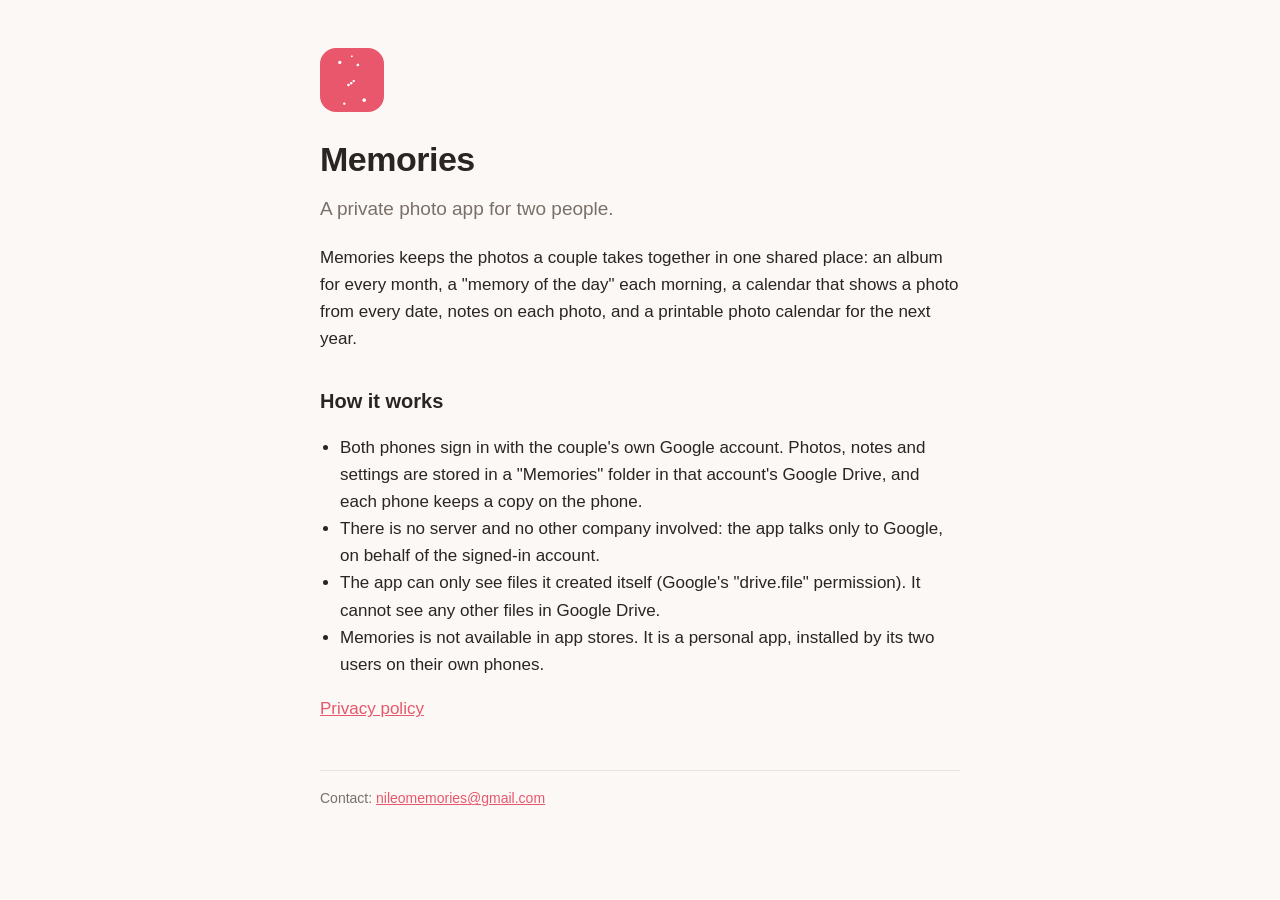
<file: index.html>
<!doctype html>
<html lang="en"><head><meta charset="utf-8"><meta name="viewport" content="width=device-width, initial-scale=1">
<title>Memories</title><meta name="description" content="Memories: a private photo app for two people.">
<link rel="icon" href="icon.png"><link rel="stylesheet" href="style.css"></head>
<body><main>
<img class="mark" src="icon.png" alt="">
<h1>Memories</h1>
<p class="lead">A private photo app for two people.</p>

<p>Memories keeps the photos a couple takes together in one shared place: an album for every month, a "memory of the day"
each morning, a calendar that shows a photo from every date, notes on each photo, and a printable photo calendar for the
next year.</p>

<h2>How it works</h2>
<ul>
  <li>Both phones sign in with the couple's own Google account. Photos, notes and settings are stored in a "Memories"
      folder in that account's Google Drive, and each phone keeps a copy on the phone.</li>
  <li>There is no server and no other company involved: the app talks only to Google, on behalf of the signed-in account.</li>
  <li>The app can only see files it created itself (Google's "drive.file" permission). It cannot see any other files in Google Drive.</li>
  <li>Memories is not available in app stores. It is a personal app, installed by its two users on their own phones.</li>
</ul>

<p><a href="privacy.html">Privacy policy</a></p>
<footer>Contact: <a href="mailto:nileomemories@gmail.com">nileomemories@gmail.com</a></footer>
</main></body></html>
</file>
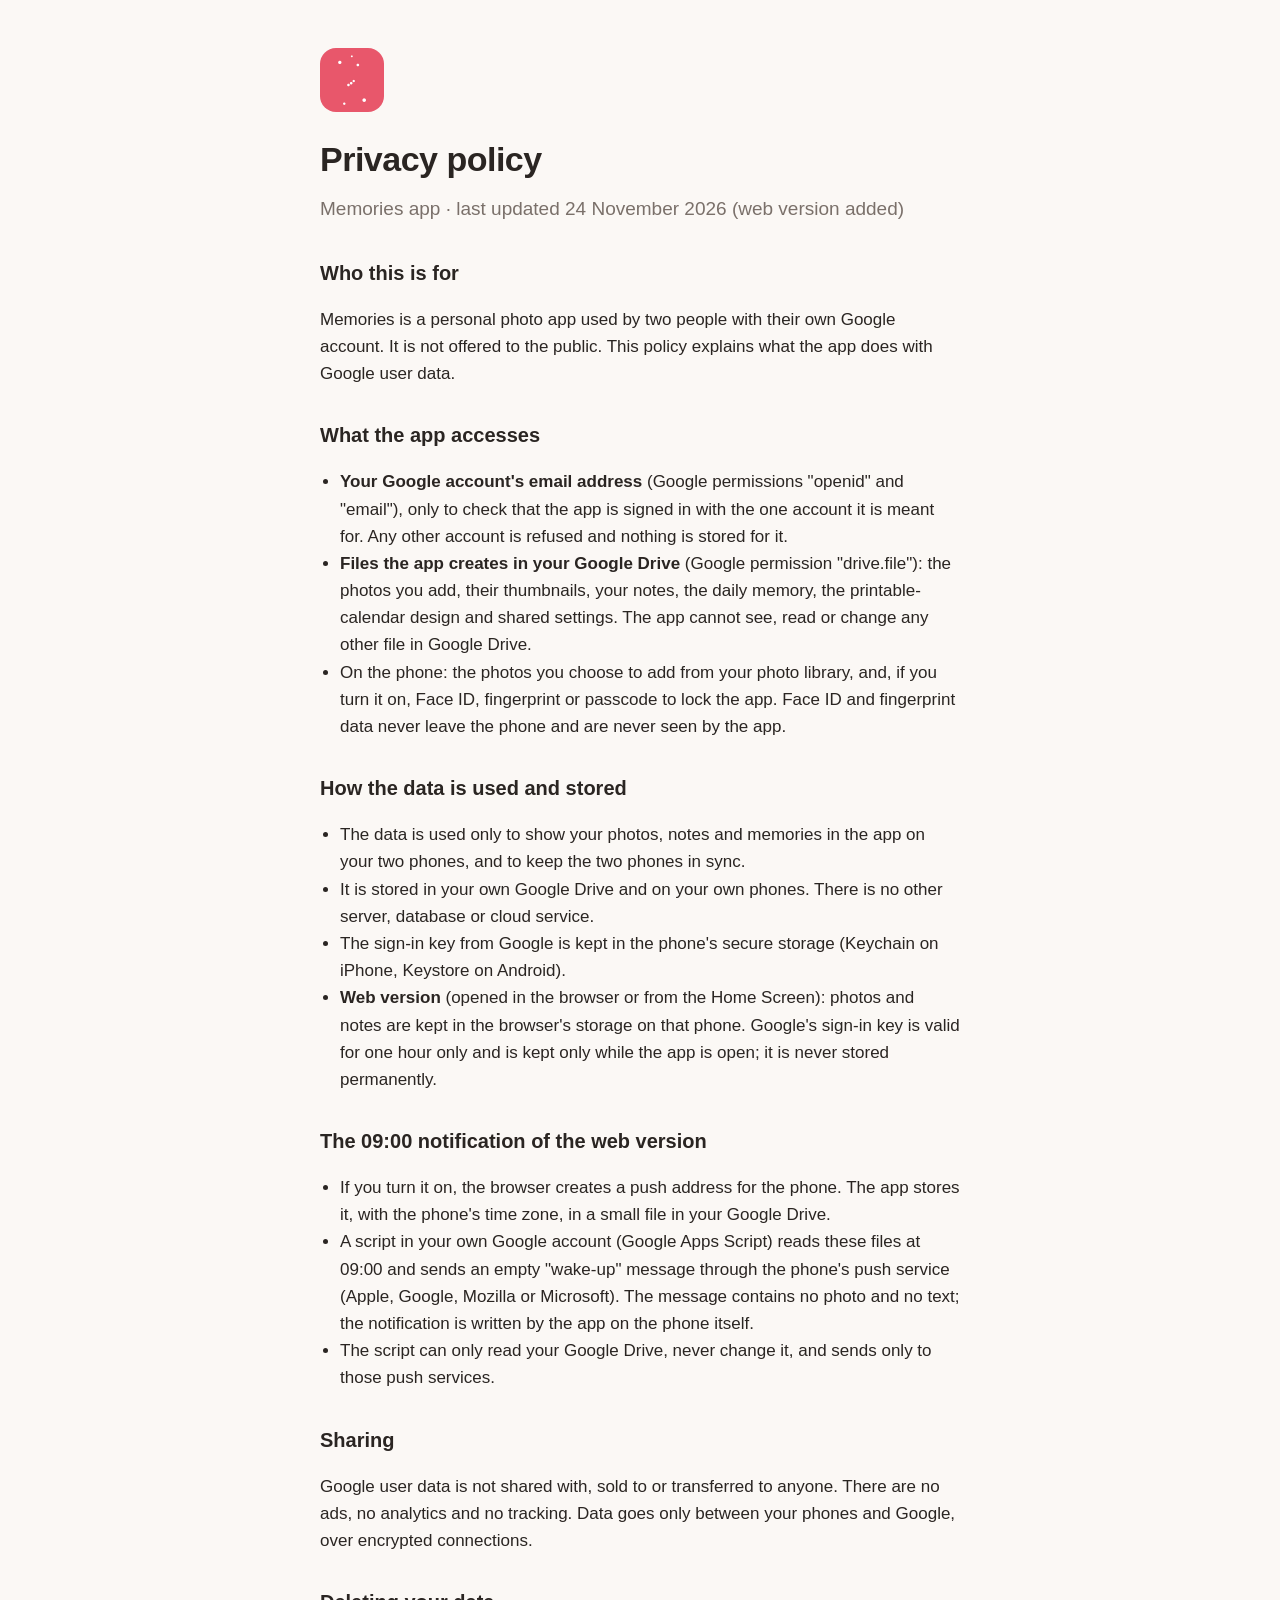
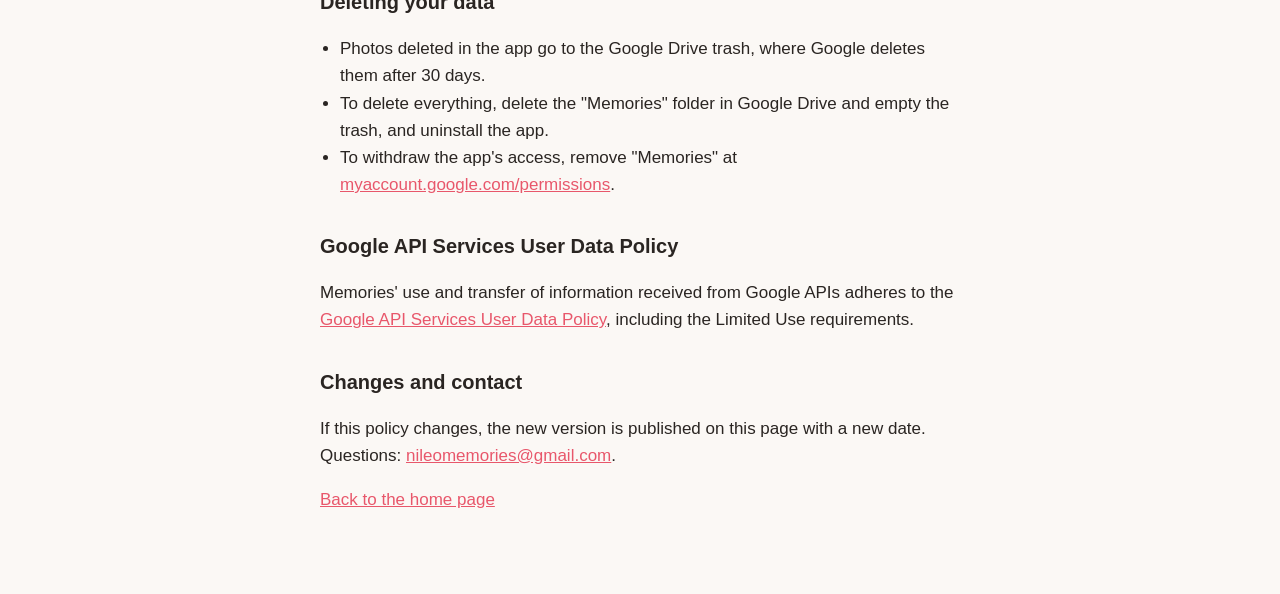
<file: privacy.html>
<!doctype html>
<html lang="en"><head><meta charset="utf-8"><meta name="viewport" content="width=device-width, initial-scale=1">
<title>Memories · Privacy policy</title><link rel="icon" href="icon.png"><link rel="stylesheet" href="style.css"></head>
<body><main>
<img class="mark" src="icon.png" alt="">
<h1>Privacy policy</h1>
<p class="lead">Memories app · last updated 24 November 2026 (web version added)</p>

<h2>Who this is for</h2>
<p>Memories is a personal photo app used by two people with their own Google account. It is not offered to the public.
This policy explains what the app does with Google user data.</p>

<h2>What the app accesses</h2>
<ul>
  <li><strong>Your Google account's email address</strong> (Google permissions "openid" and "email"), only to check that
      the app is signed in with the one account it is meant for. Any other account is refused and nothing is stored for it.</li>
  <li><strong>Files the app creates in your Google Drive</strong> (Google permission "drive.file"): the photos you add,
      their thumbnails, your notes, the daily memory, the printable-calendar design and shared settings. The app cannot
      see, read or change any other file in Google Drive.</li>
  <li>On the phone: the photos you choose to add from your photo library, and, if you turn it on, Face ID, fingerprint or
      passcode to lock the app. Face ID and fingerprint data never leave the phone and are never seen by the app.</li>
</ul>

<h2>How the data is used and stored</h2>
<ul>
  <li>The data is used only to show your photos, notes and memories in the app on your two phones, and to keep the two
      phones in sync.</li>
  <li>It is stored in your own Google Drive and on your own phones. There is no other server, database or cloud service.</li>
  <li>The sign-in key from Google is kept in the phone's secure storage (Keychain on iPhone, Keystore on Android).</li>
  <li><strong>Web version</strong> (opened in the browser or from the Home Screen): photos and notes are kept in the
      browser's storage on that phone. Google's sign-in key is valid for one hour only and is kept only while the app is
      open; it is never stored permanently.</li>
</ul>

<h2>The 09:00 notification of the web version</h2>
<ul>
  <li>If you turn it on, the browser creates a push address for the phone. The app stores it, with the phone's time
      zone, in a small file in your Google Drive.</li>
  <li>A script in your own Google account (Google Apps Script) reads these files at 09:00 and sends an empty "wake-up"
      message through the phone's push service (Apple, Google, Mozilla or Microsoft). The message contains no photo and
      no text; the notification is written by the app on the phone itself.</li>
  <li>The script can only read your Google Drive, never change it, and sends only to those push services.</li>
</ul>

<h2>Sharing</h2>
<p>Google user data is not shared with, sold to or transferred to anyone. There are no ads, no analytics and no
tracking. Data goes only between your phones and Google, over encrypted connections.</p>

<h2>Deleting your data</h2>
<ul>
  <li>Photos deleted in the app go to the Google Drive trash, where Google deletes them after 30 days.</li>
  <li>To delete everything, delete the "Memories" folder in Google Drive and empty the trash, and uninstall the app.</li>
  <li>To withdraw the app's access, remove "Memories" at
      <a href="https://myaccount.google.com/permissions">myaccount.google.com/permissions</a>.</li>
</ul>

<h2>Google API Services User Data Policy</h2>
<p>Memories' use and transfer of information received from Google APIs adheres to the
<a href="https://developers.google.com/terms/api-services-user-data-policy">Google API Services User Data Policy</a>,
including the Limited Use requirements.</p>

<h2>Changes and contact</h2>
<p>If this policy changes, the new version is published on this page with a new date. Questions:
<a href="mailto:nileomemories@gmail.com">nileomemories@gmail.com</a>.</p>
<p><a href="index.html">Back to the home page</a></p>
</main></body></html>
</file>
<file: style.css>
:root { --rose: #E8576B; --ink: #2A2522; --muted: #7A706A; --bg: #FBF8F5; --line: #EAE4DE; }
* { box-sizing: border-box; }
body { margin: 0; background: var(--bg); color: var(--ink); font: 17px/1.6 -apple-system, "Segoe UI", Roboto, Helvetica, Arial, sans-serif; }
main { max-width: 680px; margin: 0 auto; padding: 48px 20px 64px; }
.mark { width: 64px; height: 64px; border-radius: 16px; background: var(--rose); display: block; margin-bottom: 20px; }
h1 { font-size: 34px; font-weight: 600; letter-spacing: -0.5px; margin: 0 0 8px; }
h2 { font-size: 20px; margin: 32px 0 8px; }
p, li { color: var(--ink); }
.lead { color: var(--muted); font-size: 19px; margin-top: 0; }
a { color: var(--rose); }
ul { padding-left: 20px; }
footer { margin-top: 48px; padding-top: 16px; border-top: 1px solid var(--line); color: var(--muted); font-size: 14px; }
</file>
